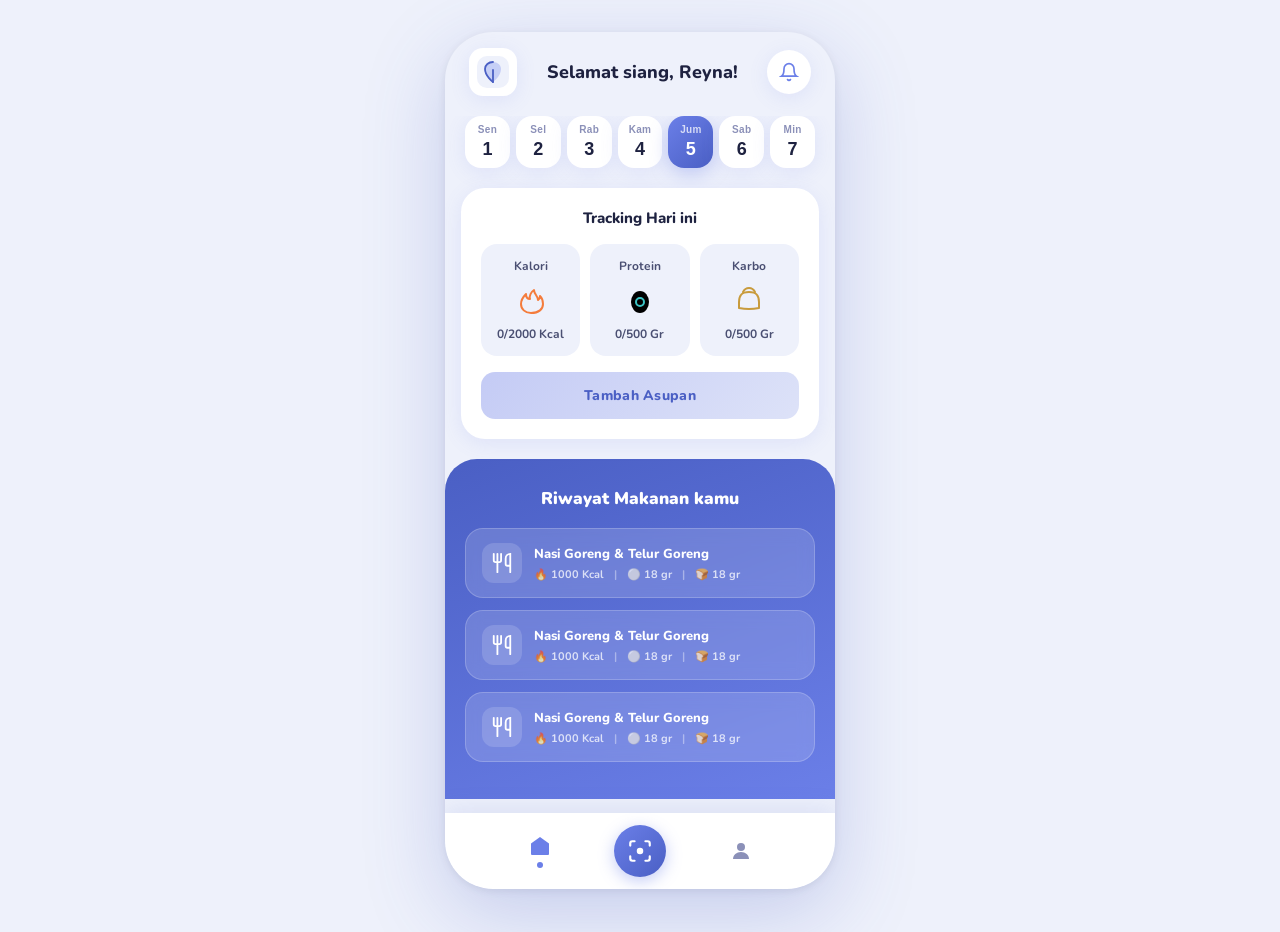
<file: index.html>
<!DOCTYPE html>
<html lang="id">
<head>
  <meta charset="UTF-8" />
  <meta name="viewport" content="width=device-width, initial-scale=1.0, maximum-scale=1.0" />
  <title>NutriTrack – Reyna</title>
  <link href="https://fonts.googleapis.com/css2?family=Nunito:wght@400;600;700;800;900&family=Poppins:wght@400;500;600;700&display=swap" rel="stylesheet" />
  <style>
    *, *::before, *::after { box-sizing: border-box; margin: 0; padding: 0; }

    :root {
      --bg: #eef1fb;
      --blue-main: #6b7fe8;
      --blue-dark: #4a5fc4;
      --blue-light: #c4cbf5;
      --blue-pale: #dde2f8;
      --white: #ffffff;
      --text-dark: #1e2240;
      --text-mid: #4a4f72;
      --text-light: #8b90b8;
      --orange: #f47c3c;
      --teal: #3cc4c4;
      --wheat: #c89b3c;
      --card-shadow: 0 4px 20px rgba(107,127,232,0.12);
      --card-shadow-hover: 0 8px 32px rgba(107,127,232,0.22);
    }

    html, body {
      height: 100%;
      background: var(--bg);
      font-family: 'Nunito', sans-serif;
      color: var(--text-dark);
    }

    .phone {
      width: 390px;
      min-height: 844px;
      margin: 32px auto;
      background: var(--bg);
      border-radius: 48px;
      box-shadow: 0 24px 80px rgba(74,95,196,0.25), 0 2px 8px rgba(0,0,0,0.08);
      overflow: hidden;
      position: relative;
      display: flex;
      flex-direction: column;
    }
    .scroll-area {
      flex: 1;
      overflow-y: auto;
      padding-bottom: 90px;
      scroll-behavior: smooth;
    }
    .scroll-area::-webkit-scrollbar { display: none; }

    .header {
      display: flex;
      align-items: center;
      justify-content: space-between;
      padding: 16px 24px 20px;
    }
    .logo-wrap {
      width: 48px; height: 48px;
      background: var(--white);
      border-radius: 14px;
      display: grid; place-items: center;
      box-shadow: var(--card-shadow);
    }
    .logo-wrap img { width: 32px; }
    .greeting { font-size: 18px; font-weight: 800; color: var(--text-dark); }
    .notif-btn {
      width: 44px; height: 44px;
      background: var(--white);
      border-radius: 50%;
      border: none; cursor: pointer;
      display: grid; place-items: center;
      box-shadow: var(--card-shadow);
      transition: transform .2s;
    }
    .notif-btn:hover { transform: scale(1.08); }
    .notif-btn svg { width: 20px; height: 20px; fill: var(--blue-main); }

    .week-row {
      display: flex;
      gap: 6px;
      padding: 0 20px 20px;
      overflow-x: auto;
    }
    .week-row::-webkit-scrollbar { display: none; }
    .day-btn {
      flex: 1;
      min-width: 44px;
      background: var(--white);
      border: none; cursor: pointer;
      border-radius: 16px;
      padding: 8px 0;
      display: flex; flex-direction: column;
      align-items: center; gap: 4px;
      box-shadow: var(--card-shadow);
      transition: background .2s, transform .15s;
    }
    .day-btn:hover { transform: translateY(-2px); }
    .day-btn.active {
      background: linear-gradient(135deg, var(--blue-main), var(--blue-dark));
      box-shadow: 0 6px 18px rgba(107,127,232,0.35);
    }
    .day-label { font-size: 10px; font-weight: 700; color: var(--text-light); letter-spacing: .3px; }
    .day-btn.active .day-label { color: rgba(255,255,255,.75); }
    .day-num { font-size: 18px; font-weight: 900; color: var(--text-dark); }
    .day-btn.active .day-num { color: var(--white); }

    .track-card {
      margin: 0 16px 20px;
      background: var(--white);
      border-radius: 24px;
      padding: 20px;
      box-shadow: var(--card-shadow);
      animation: fadeUp .5s ease both;
    }
    @keyframes fadeUp {
      from { opacity: 0; transform: translateY(16px); }
      to   { opacity: 1; transform: translateY(0); }
    }
    .track-title {
      text-align: center;
      font-size: 15px; font-weight: 800;
      color: var(--text-dark);
      margin-bottom: 16px;
    }
    .metrics-row {
      display: flex; gap: 10px;
      margin-bottom: 16px;
    }
    .metric-box {
      flex: 1;
      background: var(--bg);
      border-radius: 16px;
      padding: 14px 10px;
      display: flex; flex-direction: column;
      align-items: center; gap: 8px;
      transition: transform .2s;
    }
    .metric-box:hover { transform: translateY(-2px); }
    .metric-label { font-size: 12px; font-weight: 700; color: var(--text-mid); }
    .metric-icon { width: 36px; height: 36px; }
    .metric-val { font-size: 12px; font-weight: 700; color: var(--text-mid); }

    .icon-flame path { stroke: var(--orange); fill: none; stroke-width: 2; stroke-linecap: round; stroke-linejoin: round; }
    .icon-egg circle { stroke: var(--teal); fill: none; stroke-width: 2; }
    .icon-bread path { stroke: var(--wheat); fill: none; stroke-width: 2; stroke-linecap: round; stroke-linejoin: round; }

    .add-btn {
      width: 100%;
      background: linear-gradient(135deg, var(--blue-light), var(--blue-pale));
      border: none; cursor: pointer;
      border-radius: 14px;
      padding: 14px;
      font-family: 'Nunito', sans-serif;
      font-size: 14px; font-weight: 800;
      color: var(--blue-dark);
      letter-spacing: .3px;
      transition: filter .2s, transform .15s;
    }
    .add-btn:hover { filter: brightness(1.05); transform: translateY(-1px); }
    .add-btn:active { transform: scale(.98); }

    .history-section {
      background: linear-gradient(160deg, var(--blue-dark) 0%, var(--blue-main) 100%);
      border-radius: 32px 32px 0 0;
      padding: 28px 20px 20px;
      flex: 1;
      min-height: 340px;
    }
    .history-title {
      font-size: 17px; font-weight: 900;
      color: var(--white);
      margin-bottom: 18px;
      text-align: center;
    }

    .food-card {
      background: rgba(255,255,255,.15);
      backdrop-filter: blur(8px);
      border-radius: 18px;
      padding: 14px 16px;
      display: flex; align-items: center; gap: 12px;
      margin-bottom: 12px;
      cursor: pointer;
      border: 1px solid rgba(255,255,255,.2);
      transition: background .2s, transform .15s;
      animation: fadeUp .4s ease both;
    }
    .food-card:nth-child(2) { animation-delay: .05s; }
    .food-card:nth-child(3) { animation-delay: .1s; }
    .food-card:hover { background: rgba(255,255,255,.22); transform: translateX(3px); }

    .food-icon-wrap {
      width: 40px; height: 40px; flex-shrink: 0;
      background: rgba(255,255,255,.15);
      border-radius: 12px;
      display: grid; place-items: center;
    }
    .food-icon-wrap svg { width: 22px; height: 22px; }

    .food-info { flex: 1; }
    .food-name { font-size: 13px; font-weight: 800; color: var(--white); margin-bottom: 4px; }
    .food-meta {
      display: flex; gap: 10px; flex-wrap: wrap;
      font-size: 11px; font-weight: 700;
      color: rgba(255,255,255,.75);
      align-items: center;
    }
    .food-meta span { display: flex; align-items: center; gap: 3px; }
    .dot-sep { color: rgba(255,255,255,.4); }

    .bottom-nav {
      position: absolute;
      bottom: 0; left: 0; right: 0;
      height: 76px;
      background: var(--white);
      border-radius: 0 0 48px 48px;
      display: flex;
      align-items: center; justify-content: space-around;
      box-shadow: 0 -4px 24px rgba(74,95,196,0.12);
      padding: 0 20px;
    }
    .nav-item {
      flex: 1;
      display: flex; flex-direction: column;
      align-items: center; justify-content: center;
      gap: 4px;
      cursor: pointer;
      padding: 8px;
      border-radius: 16px;
      transition: background .2s;
      border: none;
      background: transparent;
    }
    .nav-item:hover { background: var(--blue-pale); }
    .nav-item svg { width: 24px; height: 24px; fill: var(--text-light); }
    .nav-item.active svg { fill: var(--blue-main); }
    .nav-dot {
      width: 6px; height: 6px;
      background: var(--blue-main);
      border-radius: 50%;
    }
    .nav-item:not(.active) .nav-dot { display: none; }

    .nav-center {
      width: 52px; height: 52px;
      background: linear-gradient(135deg, var(--blue-main), var(--blue-dark));
      border-radius: 50%;
      border: none;
      cursor: pointer;
      display: grid;
      place-items: center;
      box-shadow: 0 4px 16px rgba(107,127,232,.4);
      transition: transform .2s, box-shadow .2s;
    }
    .nav-center:hover { transform: scale(1.1); box-shadow: 0 6px 22px rgba(107,127,232,.5); }
    .nav-center svg { width: 26px; height: 26px; fill: white; }

    @media (max-width: 420px) {
      .phone { width: 100%; border-radius: 0; margin: 0; min-height: 100dvh; }
    }
  </style>
</head>
<body>

<div class="phone">
  <div class="scroll-area">

    <div class="header">
      <div class="logo-wrap">
        <svg width="32" height="32" viewBox="0 0 32 32" fill="none">
          <rect width="32" height="32" rx="10" fill="#eef1fb"/>
          <path d="M16 26 C16 26 8 20 8 13 C8 9.13 11.58 6 16 6 C20.42 6 24 9.13 24 13 C24 20 16 26 16 26Z" fill="#6b7fe8" opacity=".3"/>
          <path d="M16 26 C16 26 8 20 8 13 C8 9.13 11.58 6 16 6" stroke="#4a5fc4" stroke-width="1.8" stroke-linecap="round" fill="none"/>
          <line x1="16" y1="26" x2="16" y2="14" stroke="#4a5fc4" stroke-width="1.8" stroke-linecap="round"/>
        </svg>
      </div>
      <span class="greeting">Selamat siang, Reyna!</span>
      <button class="notif-btn" aria-label="Notifikasi">
        <svg viewBox="0 0 24 24"><path d="M18 8A6 6 0 0 0 6 8c0 7-3 9-3 9h18s-3-2-3-9M13.73 21a2 2 0 0 1-3.46 0" stroke="#6b7fe8" stroke-width="2" stroke-linecap="round" fill="none"/></svg>
      </button>
    </div>

    <div class="week-row">
      <button class="day-btn"><span class="day-label">Sen</span><span class="day-num">1</span></button>
      <button class="day-btn"><span class="day-label">Sel</span><span class="day-num">2</span></button>
      <button class="day-btn"><span class="day-label">Rab</span><span class="day-num">3</span></button>
      <button class="day-btn"><span class="day-label">Kam</span><span class="day-num">4</span></button>
      <button class="day-btn active"><span class="day-label">Jum</span><span class="day-num">5</span></button>
      <button class="day-btn"><span class="day-label">Sab</span><span class="day-num">6</span></button>
      <button class="day-btn"><span class="day-label">Min</span><span class="day-num">7</span></button>
    </div>

    <div class="track-card">
      <p class="track-title">Tracking Hari ini</p>
      <div class="metrics-row">

        <div class="metric-box">
          <span class="metric-label">Kalori</span>
          <svg class="metric-icon icon-flame" viewBox="0 0 36 36">
            <path d="M18 31c-6 0-10-4-10-9 0-4 2-7 5-10 0 4 2 5 4 5-1-3 1-7 4-9 0 4 4 6 4 10 2-1 2-4 2-4 2 2 3 5 3 8 0 5-4 9-12 9z"/>
          </svg>
          <span class="metric-val">0/2000 Kcal</span>
        </div>

        <div class="metric-box">
          <span class="metric-label">Protein</span>
          <svg class="metric-icon icon-egg" viewBox="0 0 36 36">
            <ellipse cx="18" cy="20" rx="9" ry="11"/>
            <circle cx="18" cy="20" r="4"/>
          </svg>
          <span class="metric-val">0/500 Gr</span>
        </div>

        <div class="metric-box">
          <span class="metric-label">Karbo</span>
          <svg class="metric-icon icon-bread" viewBox="0 0 36 36">
            <path d="M8 20 C8 14 10 10 18 10 C26 10 28 14 28 20 L28 26 Q18 28 8 26 Z"/>
            <path d="M12 10 Q14 6 18 6 Q22 6 24 10"/>
            <line x1="13" y1="18" x2="23" y2="18"/>
            <line x1="13" y1="22" x2="23" y2="22"/>
          </svg>
          <span class="metric-val">0/500 Gr</span>
        </div>

      </div>
      <button class="add-btn">Tambah Asupan</button>
    </div>

    <div class="history-section">
      <p class="history-title">Riwayat Makanan kamu</p>

      <div class="food-card">
        <div class="food-icon-wrap">
          <svg viewBox="0 0 24 24" fill="none" stroke="white" stroke-width="2" stroke-linecap="round">
            <path d="M3 2v7c0 1.1.9 2 2 2h4a2 2 0 0 0 2-2V2"/><path d="M7 2v20"/><path d="M21 15V2a5 5 0 0 0-5 5v6c0 1.1.9 2 2 2h3Zm0 0v7"/>
          </svg>
        </div>
        <div class="food-info">
          <p class="food-name">Nasi Goreng &amp; Telur Goreng</p>
          <div class="food-meta">
            <span>🔥 1000 Kcal</span>
            <span class="dot-sep">|</span>
            <span>⚪ 18 gr</span>
            <span class="dot-sep">|</span>
            <span>🍞 18 gr</span>
          </div>
        </div>
      </div>

      <div class="food-card">
        <div class="food-icon-wrap">
          <svg viewBox="0 0 24 24" fill="none" stroke="white" stroke-width="2" stroke-linecap="round">
            <path d="M3 2v7c0 1.1.9 2 2 2h4a2 2 0 0 0 2-2V2"/><path d="M7 2v20"/><path d="M21 15V2a5 5 0 0 0-5 5v6c0 1.1.9 2 2 2h3Zm0 0v7"/>
          </svg>
        </div>
        <div class="food-info">
          <p class="food-name">Nasi Goreng &amp; Telur Goreng</p>
          <div class="food-meta">
            <span>🔥 1000 Kcal</span>
            <span class="dot-sep">|</span>
            <span>⚪ 18 gr</span>
            <span class="dot-sep">|</span>
            <span>🍞 18 gr</span>
          </div>
        </div>
      </div>

      <div class="food-card">
        <div class="food-icon-wrap">
          <svg viewBox="0 0 24 24" fill="none" stroke="white" stroke-width="2" stroke-linecap="round">
            <path d="M3 2v7c0 1.1.9 2 2 2h4a2 2 0 0 0 2-2V2"/><path d="M7 2v20"/><path d="M21 15V2a5 5 0 0 0-5 5v6c0 1.1.9 2 2 2h3Zm0 0v7"/>
          </svg>
        </div>
        <div class="food-info">
          <p class="food-name">Nasi Goreng &amp; Telur Goreng</p>
          <div class="food-meta">
            <span>🔥 1000 Kcal</span>
            <span class="dot-sep">|</span>
            <span>⚪ 18 gr</span>
            <span class="dot-sep">|</span>
            <span>🍞 18 gr</span>
          </div>
        </div>
      </div>

    </div>

  </div>

  <nav class="bottom-nav">
    <button class="nav-item active" aria-label="Beranda">
      <svg viewBox="0 0 24 24"><path d="M3 9.5L12 3l9 6.5V20a1 1 0 0 1-1 1H4a1 1 0 0 1-1-1V9.5z"/></svg>
      <div class="nav-dot"></div>
    </button>
    
    <button class="nav-center" onclick="window.location.href='scan.html'" aria-label="Scan makanan">
      <svg viewBox="0 0 24 24">
        <path d="M3 7V5a2 2 0 0 1 2-2h2M17 3h2a2 2 0 0 1 2 2v2M21 17v2a2 2 0 0 1-2 2h-2M7 21H5a2 2 0 0 1-2-2v-2" stroke="white" stroke-width="2" stroke-linecap="round" fill="none"/>
        <circle cx="12" cy="12" r="3" fill="white"/>
      </svg>
    </button>
    
    <button class="nav-item" onclick="window.location.href='profile.html'" aria-label="Profil">
      <svg viewBox="0 0 24 24"><circle cx="12" cy="8" r="4"/><path d="M4 20c0-4 3.58-7 8-7s8 3 8 7"/></svg>
      <div class="nav-dot"></div>
    </button>
  </nav>

</div>

<script>
  document.querySelectorAll('.day-btn').forEach(btn => {
    btn.addEventListener('click', () => {
      document.querySelectorAll('.day-btn').forEach(b => b.classList.remove('active'));
      btn.classList.add('active');
    });
  });

  document.querySelector('.add-btn').addEventListener('click', () => {
    const btn = document.querySelector('.add-btn');
    btn.textContent = '✓ Ditambahkan!';
    btn.style.background = 'linear-gradient(135deg, #a8f0c6, #c6f5d8)';
    btn.style.color = '#1a7a4a';
    setTimeout(() => {
      btn.textContent = 'Tambah Asupan';
      btn.style.background = '';
      btn.style.color = '';
    }, 1500);
  });
</script>

</body>
</html>
</file>
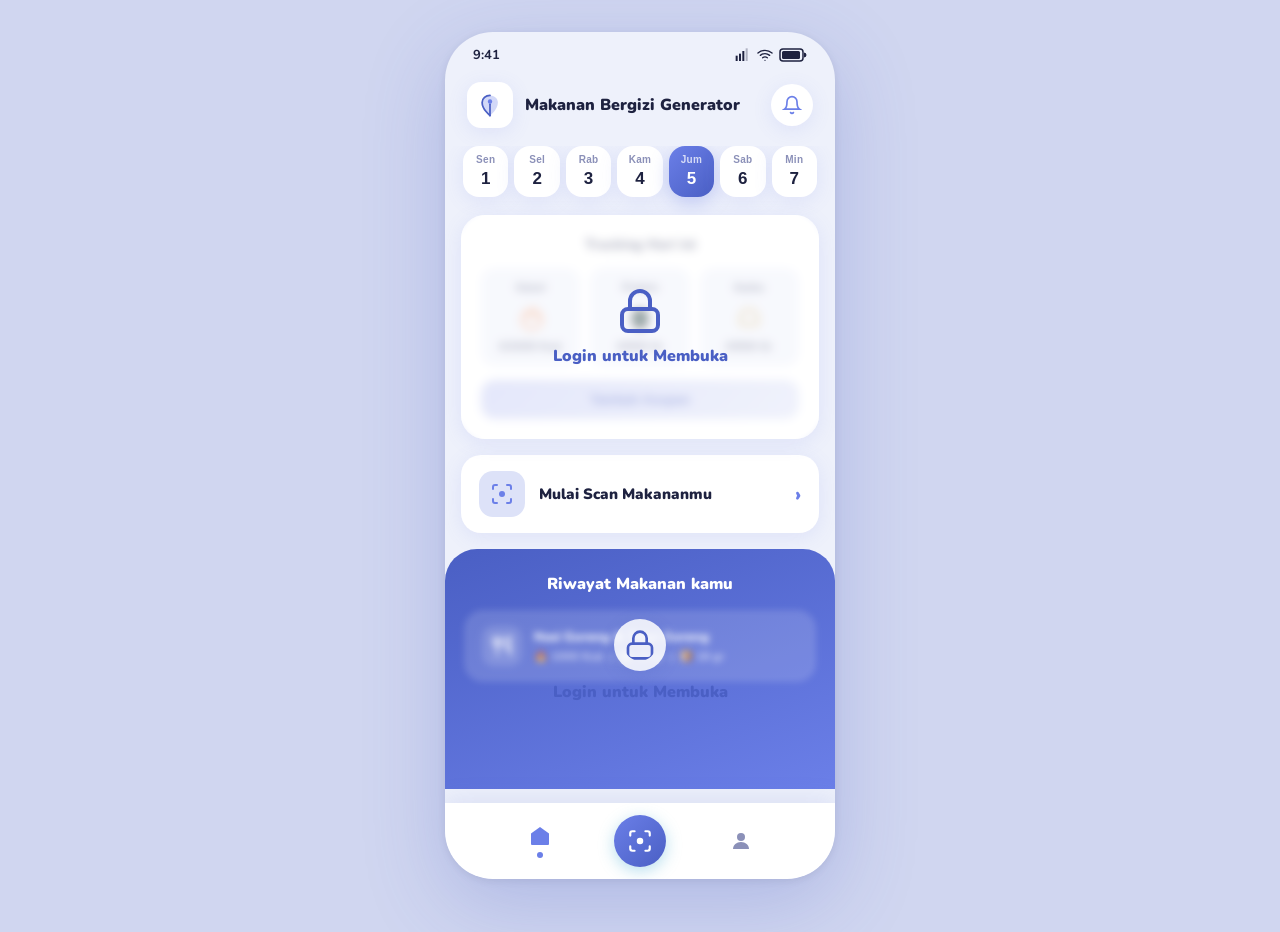
<file: home-nologin.html>
<!DOCTYPE html>
<html lang="id">
<head>
  <meta charset="UTF-8"/>
  <meta name="viewport" content="width=device-width, initial-scale=1.0, maximum-scale=1.0"/>
  <title>NutriTrack – Belum Login</title>
  <link href="https://fonts.googleapis.com/css2?family=Nunito:wght@400;600;700;800;900&display=swap" rel="stylesheet"/>
  <style>
    *, *::before, *::after { box-sizing: border-box; margin: 0; padding: 0; }

    :root {
      --bg: #eef1fb;
      --blue-main: #6b7fe8;
      --blue-dark: #4a5fc4;
      --blue-light: #c4cbf5;
      --blue-pale: #dde2f8;
      --white: #ffffff;
      --text-dark: #1e2240;
      --text-mid: #4a4f72;
      --text-light: #8b90b8;
      --orange: #f47c3c;
      --teal: #3cc4c4;
      --wheat: #c89b3c;
      --card-shadow: 0 4px 20px rgba(107,127,232,0.12);
    }

    html, body { height: 100%; background: #d0d6f0; font-family: 'Nunito', sans-serif; color: var(--text-dark); }

    /* ── Phone shell ── */
    .phone {
      width: 390px;
      min-height: 844px;
      margin: 32px auto;
      background: var(--bg);
      border-radius: 48px;
      box-shadow: 0 24px 80px rgba(74,95,196,0.25), 0 2px 8px rgba(0,0,0,0.08);
      overflow: hidden;
      position: relative;
      display: flex;
      flex-direction: column;
    }

    /* ── Status bar ── */
    .status-bar {
      display: flex; justify-content: space-between; align-items: center;
      padding: 14px 28px 6px;
      font-size: 13px; font-weight: 700; color: var(--text-dark);
    }
    .status-icons { display: flex; gap: 6px; align-items: center; }

    /* ── Scroll area ── */
    .scroll-area { flex: 1; overflow-y: auto; padding-bottom: 90px; }
    .scroll-area::-webkit-scrollbar { display: none; }

    /* ── Header ── */
    .header {
      display: flex; align-items: center; justify-content: space-between;
      padding: 12px 22px 18px;
    }
    .logo-wrap {
      width: 46px; height: 46px; background: var(--white);
      border-radius: 14px; display: grid; place-items: center;
      box-shadow: var(--card-shadow);
    }
    .app-title { font-size: 16px; font-weight: 900; color: var(--text-dark); flex: 1; margin-left: 12px; }
    .notif-btn {
      width: 42px; height: 42px; background: var(--white);
      border-radius: 50%; border: none; cursor: pointer;
      display: grid; place-items: center; box-shadow: var(--card-shadow);
      transition: transform .2s;
    }
    .notif-btn:hover { transform: scale(1.08); }

    /* ── Week selector ── */
    .week-row {
      display: flex; gap: 6px; padding: 0 18px 18px;
      overflow-x: auto;
    }
    .week-row::-webkit-scrollbar { display: none; }
    .day-btn {
      flex: 1; min-width: 42px; background: var(--white);
      border: none; cursor: pointer; border-radius: 16px;
      padding: 8px 0;
      display: flex; flex-direction: column; align-items: center; gap: 4px;
      box-shadow: var(--card-shadow); transition: background .2s, transform .15s;
    }
    .day-btn:hover { transform: translateY(-2px); }
    .day-btn.active {
      background: linear-gradient(135deg, var(--blue-main), var(--blue-dark));
      box-shadow: 0 6px 18px rgba(107,127,232,0.35);
    }
    .day-label { font-size: 10px; font-weight: 700; color: var(--text-light); letter-spacing: .3px; }
    .day-btn.active .day-label { color: rgba(255,255,255,.75); }
    .day-num { font-size: 17px; font-weight: 900; color: var(--text-dark); }
    .day-btn.active .day-num { color: var(--white); }

    /* ── Tracking card (locked) ── */
    .track-card {
      margin: 0 16px 16px;
      background: var(--white);
      border-radius: 24px;
      padding: 20px;
      box-shadow: var(--card-shadow);
      position: relative;
      overflow: hidden;
    }

    /* blurred content behind lock */
    .track-blur {
      filter: blur(4px);
      user-select: none;
      pointer-events: none;
    }
    .track-title { text-align: center; font-size: 14px; font-weight: 800; color: var(--text-mid); margin-bottom: 14px; }
    .metrics-row { display: flex; gap: 10px; margin-bottom: 14px; }
    .metric-box {
      flex: 1; background: var(--bg); border-radius: 14px;
      padding: 12px 8px; display: flex; flex-direction: column;
      align-items: center; gap: 6px;
    }
    .metric-label { font-size: 11px; font-weight: 700; color: var(--text-mid); }
    .metric-icon { width: 32px; height: 32px; }
    .metric-val { font-size: 11px; font-weight: 700; color: var(--text-mid); }
    .icon-flame path { stroke: var(--orange); fill: none; stroke-width: 2; stroke-linecap: round; }
    .icon-egg circle { stroke: var(--teal); fill: none; stroke-width: 2; }
    .icon-bread path { stroke: var(--wheat); fill: none; stroke-width: 2; stroke-linecap: round; }
    .add-btn-blur {
      width: 100%; background: linear-gradient(135deg, var(--blue-light), var(--blue-pale));
      border: none; border-radius: 14px; padding: 12px;
      font-size: 13px; font-weight: 800; color: var(--blue-dark);
    }

    /* lock overlay */
    .lock-overlay {
      position: absolute; inset: 0;
      background: rgba(255,255,255,0.55);
      backdrop-filter: blur(2px);
      border-radius: 24px;
      display: flex; flex-direction: column;
      align-items: center; justify-content: center;
      gap: 10px;
      cursor: pointer;
      transition: background .2s;
    }
    .lock-overlay:hover { background: rgba(255,255,255,.65); }
    .lock-icon { color: var(--blue-dark); }
    .lock-text {
      font-size: 16px; font-weight: 900;
      color: var(--blue-dark);
    }

    /* ── Scan CTA banner ── */
    .scan-banner {
      margin: 0 16px 16px;
      background: var(--white);
      border-radius: 20px;
      padding: 16px 18px;
      display: flex; align-items: center; gap: 14px;
      box-shadow: var(--card-shadow);
      cursor: pointer;
      transition: transform .2s, box-shadow .2s;
      text-decoration: none;
    }
    .scan-banner:hover { transform: translateY(-2px); box-shadow: 0 8px 28px rgba(107,127,232,.2); }
    .scan-icon-wrap {
      width: 46px; height: 46px; flex-shrink: 0;
      background: var(--blue-pale);
      border-radius: 14px; display: grid; place-items: center;
    }
    .scan-banner-text { flex: 1; font-size: 15px; font-weight: 900; color: var(--text-dark); }
    .scan-arrow { color: var(--blue-main); font-size: 20px; font-weight: 900; }

    /* ── History section (locked) ── */
    .history-section {
      background: linear-gradient(160deg, var(--blue-dark) 0%, var(--blue-main) 100%);
      border-radius: 32px 32px 0 0;
      padding: 24px 20px 20px;
      position: relative;
      min-height: 240px;
    }
    .history-title {
      font-size: 16px; font-weight: 900;
      color: var(--white); margin-bottom: 16px; text-align: center;
    }

    /* blurred food card */
    .food-card-blur {
      background: rgba(255,255,255,.15);
      border-radius: 18px; padding: 14px 16px;
      display: flex; align-items: center; gap: 12px;
      border: 1px solid rgba(255,255,255,.2);
      filter: blur(3.5px);
      user-select: none; pointer-events: none;
    }
    .food-icon-wrap {
      width: 40px; height: 40px; flex-shrink: 0;
      background: rgba(255,255,255,.15);
      border-radius: 12px; display: grid; place-items: center;
    }
    .food-name { font-size: 13px; font-weight: 800; color: var(--white); margin-bottom: 3px; }
    .food-meta { font-size: 11px; font-weight: 700; color: rgba(255,255,255,.75); }

    /* history lock overlay */
    .history-lock {
      position: absolute;
      top: 70px; left: 0; right: 0;
      display: flex; flex-direction: column;
      align-items: center; gap: 10px;
      pointer-events: none;
    }
    .history-lock-text {
      font-size: 16px; font-weight: 900;
      color: var(--blue-dark);
    }

    /* ── Bottom nav ── */
    .bottom-nav {
      position: absolute; bottom: 0; left: 0; right: 0;
      height: 76px;
      background: var(--white);
      border-radius: 0 0 48px 48px;
      display: flex; align-items: center; justify-content: space-around;
      box-shadow: 0 -4px 24px rgba(74,95,196,0.12);
      padding: 0 20px;
      z-index: 10;
    }
    .nav-item {
      flex: 1; display: flex; flex-direction: column;
      align-items: center; justify-content: center;
      gap: 4px; cursor: pointer; padding: 8px;
      border-radius: 16px; transition: background .2s;
      border: none; background: transparent;
    }
    .nav-item:hover { background: var(--blue-pale); }
    .nav-item svg { width: 24px; height: 24px; fill: var(--text-light); }
    .nav-item.active svg { fill: var(--blue-main); }
    .nav-dot { width: 6px; height: 6px; background: var(--blue-main); border-radius: 50%; }
    .nav-item:not(.active) .nav-dot { display: none; }

    .nav-center {
      width: 52px; height: 52px;
      background: linear-gradient(135deg, var(--blue-main), var(--blue-dark));
      border-radius: 50%; border: none; cursor: pointer;
      display: grid; place-items: center;
      box-shadow: 0 4px 16px rgba(74,175,212,.4);
      transition: transform .2s;
    }
    .nav-center:hover { transform: scale(1.1); }
    .nav-center svg { width: 26px; height: 26px; }

    /* login modal */
    .modal-overlay {
      position: absolute; inset: 0;
      background: rgba(30,34,64,0.45);
      backdrop-filter: blur(3px);
      z-index: 50;
      display: none;
      align-items: flex-end;
      border-radius: 48px;
      overflow: hidden;
    }
    .modal-overlay.open { display: flex; animation: fadeIn .25s ease; }
    @keyframes fadeIn { from { opacity: 0; } to { opacity: 1; } }

    .login-sheet {
      width: 100%;
      background: var(--white);
      border-radius: 32px 32px 48px 48px;
      padding: 28px 28px 40px;
      animation: slideUp .3s ease;
    }
    @keyframes slideUp { from { transform: translateY(60px); opacity: 0; } to { transform: translateY(0); opacity: 1; } }

    .login-sheet h2 { font-size: 20px; font-weight: 900; color: var(--text-dark); margin-bottom: 6px; }
    .login-sheet p { font-size: 13px; color: var(--text-light); margin-bottom: 22px; }

    .login-input {
      width: 100%; background: var(--bg);
      border: none; border-radius: 14px;
      padding: 13px 16px; margin-bottom: 12px;
      font-family: 'Nunito', sans-serif;
      font-size: 14px; color: var(--text-dark); outline: none;
    }
    .login-input:focus { box-shadow: 0 0 0 2px var(--blue-light); }

    .login-btn {
      width: 100%; padding: 14px;
      background: linear-gradient(135deg, var(--blue-main), var(--blue-dark));
      border: none; border-radius: 14px; cursor: pointer;
      font-family: 'Nunito', sans-serif;
      font-size: 15px; font-weight: 900; color: var(--white);
      box-shadow: 0 6px 20px rgba(107,127,232,.35);
      transition: filter .2s, transform .15s;
    }
    .login-btn:hover { filter: brightness(1.07); transform: translateY(-1px); }
    .close-btn {
      float: right; background: none; border: none;
      font-size: 22px; cursor: pointer; color: var(--text-light);
      line-height: 1;
    }

    @media (max-width: 420px) {
      .phone { width: 100%; border-radius: 0; margin: 0; min-height: 100dvh; }
    }
  </style>
</head>
<body>

<div class="phone">

  <!-- Status bar -->
  <div class="status-bar">
    <span>9:41</span>
    <div class="status-icons">
      <svg width="16" height="16" viewBox="0 0 24 24" fill="var(--text-dark)"><rect x="1" y="13" width="3" height="8"/><rect x="6" y="10" width="3" height="11"/><rect x="11" y="6" width="3" height="15"/><rect x="16" y="2" width="3" height="19" opacity=".3"/></svg>
      <svg width="16" height="16" viewBox="0 0 24 24"><path d="M5 12.55a11 11 0 0 1 14 0M1.42 9a16 16 0 0 1 21.16 0M8.53 16.11a6 6 0 0 1 6.95 0M12 20h.01" stroke="var(--text-dark)" stroke-width="2" stroke-linecap="round" fill="none"/></svg>
      <svg width="28" height="14" viewBox="0 0 28 14"><rect x="1" y="1" width="23" height="12" rx="3" stroke="var(--text-dark)" stroke-width="1.5" fill="none"/><rect x="3" y="3" width="18" height="8" rx="1.5" fill="var(--text-dark)"/><path d="M25 4.5v5a2 2 0 0 0 0-5z" fill="var(--text-dark)"/></svg>
    </div>
  </div>

  <div class="scroll-area">

    <!-- Header -->
    <div class="header">
      <div class="logo-wrap">
        <svg viewBox="0 0 32 32" fill="none" width="28" height="28">
          <path d="M16 28C16 28 7 21 7 13C7 8.58 11.13 5 16 5C20.87 5 25 8.58 25 13C25 21 16 28 16 28Z" fill="#6b7fe8" opacity=".3"/>
          <path d="M16 28C16 28 7 21 7 13C7 8.58 11.13 5 16 5" stroke="#4a5fc4" stroke-width="2" stroke-linecap="round" fill="none"/>
          <line x1="16" y1="28" x2="16" y2="15" stroke="#4a5fc4" stroke-width="2" stroke-linecap="round"/>
          <circle cx="16" cy="12" r="2.5" fill="#6b7fe8"/>
        </svg>
      </div>
      <span class="app-title">Makanan Bergizi Generator</span>
      <button class="notif-btn" onclick="openLogin()" aria-label="Login">
        <svg viewBox="0 0 24 24" width="20" height="20" fill="none" stroke="#6b7fe8" stroke-width="2" stroke-linecap="round">
          <path d="M18 8A6 6 0 0 0 6 8c0 7-3 9-3 9h18s-3-2-3-9"/>
          <path d="M13.73 21a2 2 0 0 1-3.46 0"/>
        </svg>
      </button>
    </div>

    <!-- Week selector -->
    <div class="week-row">
      <button class="day-btn"><span class="day-label">Sen</span><span class="day-num">1</span></button>
      <button class="day-btn"><span class="day-label">Sel</span><span class="day-num">2</span></button>
      <button class="day-btn"><span class="day-label">Rab</span><span class="day-num">3</span></button>
      <button class="day-btn"><span class="day-label">Kam</span><span class="day-num">4</span></button>
      <button class="day-btn active"><span class="day-label">Jum</span><span class="day-num">5</span></button>
      <button class="day-btn"><span class="day-label">Sab</span><span class="day-num">6</span></button>
      <button class="day-btn"><span class="day-label">Min</span><span class="day-num">7</span></button>
    </div>

    <!-- Tracking card LOCKED -->
    <div class="track-card">
      <!-- blurred bg content -->
      <div class="track-blur">
        <p class="track-title">Tracking Hari ini</p>
        <div class="metrics-row">
          <div class="metric-box">
            <span class="metric-label">Kalori</span>
            <svg class="metric-icon icon-flame" viewBox="0 0 36 36"><path d="M18 31c-6 0-10-4-10-9 0-4 2-7 5-10 0 4 2 5 4 5-1-3 1-7 4-9 0 4 4 6 4 10 2-1 2-4 2-4 2 2 3 5 3 8 0 5-4 9-12 9z"/></svg>
            <span class="metric-val">0/2000 Kcal</span>
          </div>
          <div class="metric-box">
            <span class="metric-label">Protein</span>
            <svg class="metric-icon icon-egg" viewBox="0 0 36 36"><ellipse cx="18" cy="20" rx="9" ry="11"/><circle cx="18" cy="20" r="4"/></svg>
            <span class="metric-val">0/500 Gr</span>
          </div>
          <div class="metric-box">
            <span class="metric-label">Karbo</span>
            <svg class="metric-icon icon-bread" viewBox="0 0 36 36"><path d="M8 20 C8 14 10 10 18 10 C26 10 28 14 28 20 L28 26 Q18 28 8 26 Z"/><line x1="13" y1="18" x2="23" y2="18"/><line x1="13" y1="22" x2="23" y2="22"/></svg>
            <span class="metric-val">0/500 Gr</span>
          </div>
        </div>
        <button class="add-btn-blur">Tambah Asupan</button>
      </div>

      <!-- lock overlay -->
      <div class="lock-overlay" onclick="" role="button" tabindex="0">
        <svg class="lock-icon" width="48" height="48" viewBox="0 0 24 24" fill="none" stroke="#4a5fc4" stroke-width="2" stroke-linecap="round" stroke-linejoin="round">
          <rect x="3" y="11" width="18" height="11" rx="3"/>
          <path d="M7 11V7a5 5 0 0 1 10 0v4"/>
        </svg>
        <span class="lock-text">Login untuk Membuka</span>
      </div>
    </div>

    <!-- Scan CTA -->
    <a class="scan-banner" href="scan.html">
      <div class="scan-icon-wrap">
        <svg width="24" height="24" viewBox="0 0 24 24" fill="none" stroke="#6b7fe8" stroke-width="2" stroke-linecap="round" stroke-linejoin="round">
          <path d="M3 7V5a2 2 0 0 1 2-2h2M17 3h2a2 2 0 0 1 2 2v2M21 17v2a2 2 0 0 1-2 2h-2M7 21H5a2 2 0 0 1-2-2v-2"/>
          <circle cx="12" cy="12" r="3" fill="#6b7fe8" stroke="none"/>
        </svg>
      </div>
      <span class="scan-banner-text">Mulai Scan Makananmu</span>
      <span class="scan-arrow">›</span>
    </a>

    <!-- History LOCKED -->
    <div class="history-section">
      <p class="history-title">Riwayat Makanan kamu</p>

      <!-- blurred card -->
      <div class="food-card-blur">
        <div class="food-icon-wrap">
          <svg viewBox="0 0 24 24" width="22" height="22" fill="none" stroke="white" stroke-width="2" stroke-linecap="round">
            <path d="M3 2v7c0 1.1.9 2 2 2h4a2 2 0 0 0 2-2V2"/><path d="M7 2v20"/>
            <path d="M21 15V2a5 5 0 0 0-5 5v6c0 1.1.9 2 2 2h3Zm0 0v7"/>
          </svg>
        </div>
        <div>
          <p class="food-name">Nasi Goreng &amp; Telur Goreng</p>
          <p class="food-meta">🔥 1000 Kcal &nbsp;|&nbsp; ⚪ 18 gr &nbsp;|&nbsp; 🍞 18 gr</p>
        </div>
      </div>

      <!-- history lock -->
      <div class="history-lock">
        <svg width="52" height="52" viewBox="0 0 24 24" fill="none" stroke="#4a5fc4" stroke-width="2" stroke-linecap="round" stroke-linejoin="round" style="background:rgba(255,255,255,.85);border-radius:50%;padding:10px;box-shadow:0 4px 16px rgba(74,95,196,.2)">
          <rect x="3" y="11" width="18" height="11" rx="3"/>
          <path d="M7 11V7a5 5 0 0 1 10 0v4"/>
        </svg>
        <span class="history-lock-text">Login untuk Membuka</span>
      </div>
    </div>

  </div><!-- /scroll-area -->

  <!-- Bottom nav -->
  <nav class="bottom-nav">
    <button class="nav-item active" aria-label="Home">
      <svg viewBox="0 0 24 24"><path d="M3 9.5L12 3l9 6.5V20a1 1 0 0 1-1 1H4a1 1 0 0 1-1-1V9.5z"/></svg>
      <div class="nav-dot"></div>
    </button>

    <button class="nav-center" onclick="window.location.href='scan.html'" aria-label="Scan makanan">
      <svg viewBox="0 0 24 24">
        <path d="M3 7V5a2 2 0 0 1 2-2h2M17 3h2a2 2 0 0 1 2 2v2M21 17v2a2 2 0 0 1-2 2h-2M7 21H5a2 2 0 0 1-2-2v-2" stroke="white" stroke-width="2" stroke-linecap="round" fill="none"/>
        <circle cx="12" cy="12" r="3" fill="white"/>
      </svg>
    </button>

    <button class="nav-item" onclick="openLogin()" aria-label="Profil">
      <svg viewBox="0 0 24 24"><circle cx="12" cy="8" r="4"/><path d="M4 20c0-4 3.58-7 8-7s8 3 8 7"/></svg>
    </button>
  </nav>

  <!-- Login modal -->
  <div class="modal-overlay" id="modal" onclick="closeOnBackdrop(event)">
    <div class="login-sheet">
      <button class="close-btn" onclick="closeLogin()">×</button>
      <h2>Selamat datang! 👋</h2>
      <p>Login untuk akses tracking & riwayat makananmu.</p>
      <input class="login-input" type="email" placeholder="Email kamu"/>
      <input class="login-input" type="password" placeholder="Password"/>
      <button class="login-btn" onclick="doLogin()">Masuk</button>
    </div>
  </div>

</div><!-- /phone -->

<script>
  // Week day selector
  document.querySelectorAll('.day-btn').forEach(btn => {
    btn.addEventListener('click', () => {
      document.querySelectorAll('.day-btn').forEach(b => b.classList.remove('active'));
      btn.classList.add('active');
    });
  });

</script>

</body>
</html>
</file>
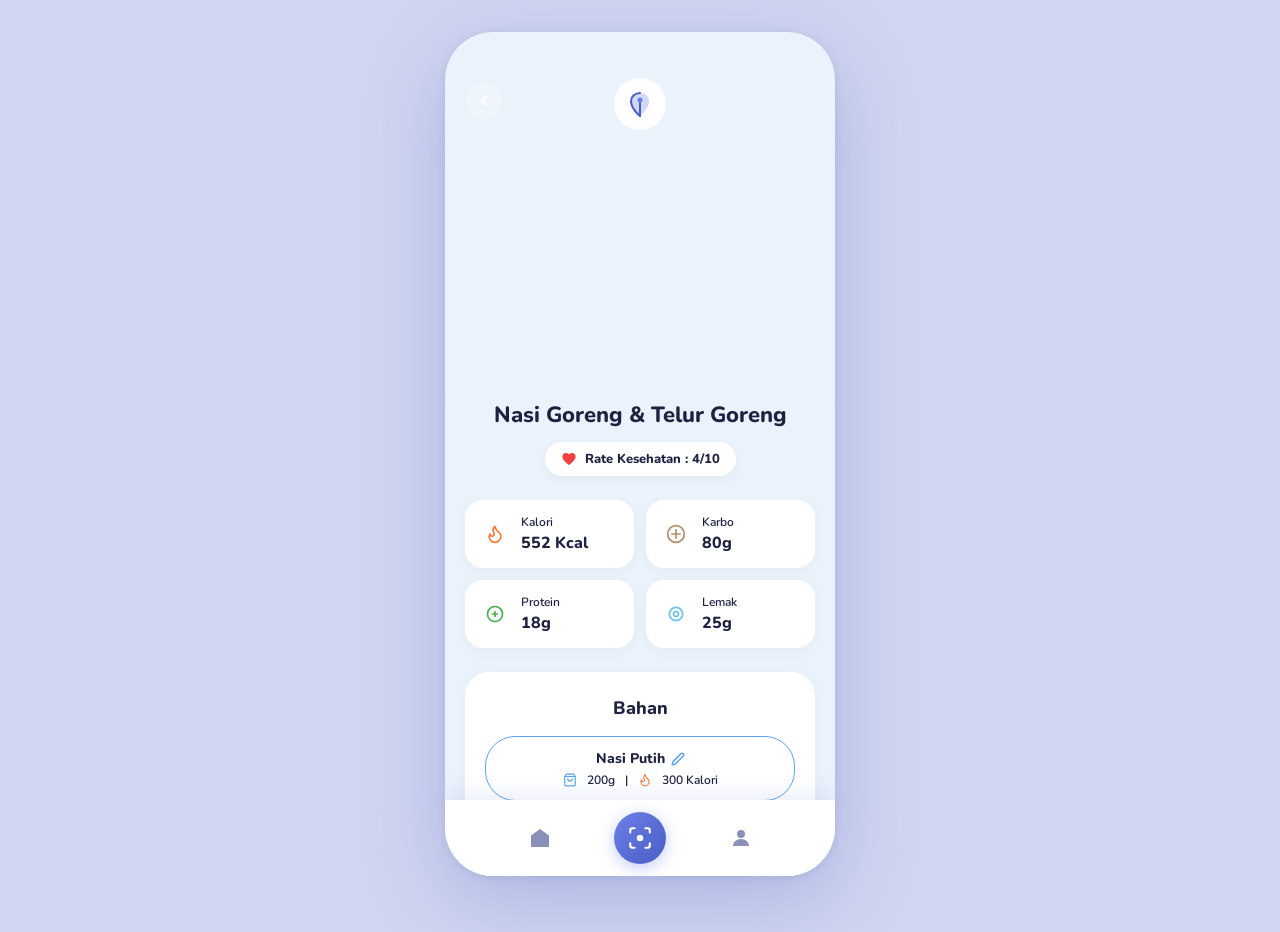
<file: output.html>
<!DOCTYPE html>
<html lang="id">
<head>
  <meta charset="UTF-8"/>
  <meta name="viewport" content="width=device-width, initial-scale=1.0, maximum-scale=1.0"/>
  <title>NutriTrack – Hasil Gizi</title>
  <link href="https://fonts.googleapis.com/css2?family=Nunito:wght@400;600;700;800;900&family=Poppins:wght@400;500;600;700&display=swap" rel="stylesheet"/>
  <style>
    *, *::before, *::after { box-sizing: border-box; margin: 0; padding: 0; }

    :root {
      --bg: #eef1fb;
      --blue-main: #6b7fe8;
      --blue-dark: #4a5fc4;
      --blue-light: #c4cbf5;
      --blue-pale: #dde2f8;
      --white: #ffffff;
      --text-dark: #1e2240;
      --text-mid: #4a4f72;
      --text-light: #8b90b8;
      --orange: #f47c3c;
      --result-bg: #eaf2fb;
      --border-blue: #5ba3eb;
    }

    html, body { 
      height: 100%; 
      background: #d0d6f0; 
      font-family: 'Nunito', sans-serif; 
    }

    .phone {
      width: 390px;
      height: 844px; /* Fixed height untuk mockup */
      margin: 32px auto;
      background: var(--result-bg);
      border-radius: 48px;
      box-shadow: 0 24px 80px rgba(74,95,196,0.28), 0 2px 8px rgba(0,0,0,0.08);
      overflow: hidden;
      position: relative;
      display: flex;
      flex-direction: column;
    }

    .back-btn-ui {
      position: absolute; left: 20px; top: 50px;
      width: 38px; height: 38px; background: rgba(255,255,255,.25);
      backdrop-filter: blur(4px);
      border: none; border-radius: 50%; cursor: pointer; display: grid; place-items: center;
      transition: background .2s; z-index: 50;
    }
    .back-btn-ui:hover { background: rgba(255,255,255,.4); }
    .back-btn-ui svg { width: 18px; height: 18px; stroke: white; fill: none; stroke-width: 2.5; stroke-linecap: round; }

    .cam-logo {
      position: absolute; top: 46px; left: 50%; transform: translateX(-50%);
      width: 52px; height: 52px;
      background: white; border-radius: 50%;
      display: grid; place-items: center;
      z-index: 50;
    }
    .cam-logo svg { width: 32px; height: 32px; }

    /* ── Header Image ── */
    .res-header-img {
      width: 100%; height: 380px; position: relative; flex-shrink: 0;
      background: url('https://images.unsplash.com/photo-1512058564366-18510be2db19?w=800&q=80') center/cover no-repeat;
    }

    /* ── Scrollable Content Area ── */
    .scroll-area {
      flex: 1;
      overflow-y: auto;
      overflow-x: hidden;
      padding-bottom: 90px; /* Space for bottom nav */
    }
    .scroll-area::-webkit-scrollbar { display: none; }
    
    .res-sheet {
      background: var(--result-bg); border-radius: 36px 36px 0 0;
      margin-top: -36px; position: relative; z-index: 2;
      padding: 24px 20px 40px; display: flex; flex-direction: column; align-items: center;
      min-height: calc(100% - 344px); /* Fills remaining space */
    }

    .res-title {
      font-size: 22px; font-weight: 800; color: var(--text-dark);
      margin-bottom: 12px; text-align: center;
    }
    
    .res-badge {
      background: var(--white); padding: 8px 16px; border-radius: 50px;
      font-size: 13px; font-weight: 800; color: var(--text-dark);
      display: inline-flex; align-items: center; gap: 8px;
      box-shadow: 0 4px 12px rgba(0,0,0,0.04); margin-bottom: 24px;
    }
    .res-badge svg { width: 16px; height: 16px; fill: #f04040; }

    /* ── Nutrition Grid ── */
    .res-nutrition-grid {
      display: grid; grid-template-columns: 1fr 1fr; gap: 12px; width: 100%;
      margin-bottom: 24px;
    }
    .res-nut-item {
      background: var(--white); border-radius: 18px; padding: 14px 16px;
      display: flex; align-items: center; gap: 12px;
      box-shadow: 0 4px 15px rgba(0,0,0,0.03);
    }
    .nut-icon { width: 28px; height: 28px; display: grid; place-items: center; }
    .nut-icon svg { width: 20px; height: 20px; }
    .nut-text { display: flex; flex-direction: column; }
    .nut-label { font-size: 12px; color: var(--text-dark); font-weight: 600; }
    .nut-value { font-size: 16px; font-weight: 800; color: var(--text-dark); margin-top: 2px; }

    /* ── Ingredients List ── */
    .res-bahan-card {
      background: var(--white); border-radius: 24px; padding: 24px 20px;
      width: 100%; box-shadow: 0 4px 20px rgba(0,0,0,0.03);
      display: flex; flex-direction: column; gap: 16px;
    }
    .res-bahan-title { font-size: 18px; font-weight: 800; text-align: center; color: var(--text-dark); }
    
    .bahan-item {
      border: 1.5px solid var(--border-blue); border-radius: 30px;
      padding: 12px 20px; display: flex; flex-direction: column; align-items: center; gap: 4px;
    }
    .bahan-item.empty { height: 40px; } /* Empty pill at the bottom */

    .bahan-top { display: flex; align-items: center; gap: 6px; font-size: 14px; font-weight: 800; color: var(--text-dark); }
    .bahan-top svg { width: 14px; height: 14px; stroke: var(--border-blue); stroke-width: 2.5; fill: none; stroke-linecap: round; stroke-linejoin: round; }
    
    .bahan-bot { display: flex; align-items: center; gap: 10px; font-size: 12px; color: var(--text-dark); font-weight: 600; }
    .bahan-bot svg { width: 14px; height: 14px; stroke: var(--border-blue); stroke-width: 2; fill: none; stroke-linecap: round; }
    .bahan-bot .fire-icon { stroke: var(--orange); }

    /* ── Bottom Nav ── */
    .bottom-nav {
      position: absolute; bottom: 0; left: 0; right: 0; height: 76px;
      background: var(--white); border-radius: 0 0 48px 48px;
      display: flex; align-items: center; justify-content: space-around;
      box-shadow: 0 -4px 24px rgba(74,95,196,0.12); padding: 0 20px; z-index: 30;
    }
    .nav-item {
      flex: 1; display: flex; flex-direction: column; align-items: center; justify-content: center;
      gap: 4px; cursor: pointer; padding: 8px; border-radius: 16px; transition: background .2s;
      border: none; background: transparent;
    }
    .nav-item:hover { background: var(--blue-pale); }
    .nav-item svg { width: 24px; height: 24px; fill: var(--text-light); }
    
    .nav-center {
      width: 52px; height: 52px; background: linear-gradient(135deg, var(--blue-main), var(--blue-dark));
      border-radius: 50%; border: none; cursor: pointer; display: grid; place-items: center;
      box-shadow: 0 4px 16px rgba(107,127,232,.4); transition: transform .2s, box-shadow .2s;
    }
    .nav-center:hover { transform: scale(1.1); box-shadow: 0 6px 22px rgba(107,127,232,.5); }
    .nav-center svg { width: 26px; height: 26px; fill: white; }

    @media (max-width: 420px) { .phone { width: 100%; border-radius: 0; margin: 0; height: 100dvh; } }
  </style>
</head>
<body>

<div class="phone">
  <button class="back-btn-ui" onclick="window.history.back()" aria-label="Kembali">
    <svg viewBox="0 0 24 24"><polyline points="15 18 9 12 15 6"/></svg>
  </button>
  
  <div class="cam-logo">
    <svg viewBox="0 0 32 32" fill="none">
      <path d="M16 28C16 28 7 21 7 13C7 8.58 11.13 5 16 5C20.87 5 25 8.58 25 13C25 21 16 28 16 28Z" fill="#6b7fe8" opacity=".3"/>
      <path d="M16 28C16 28 7 21 7 13C7 8.58 11.13 5 16 5" stroke="#4a5fc4" stroke-width="2" stroke-linecap="round" fill="none"/>
      <line x1="16" y1="28" x2="16" y2="15" stroke="#4a5fc4" stroke-width="2" stroke-linecap="round"/>
      <circle cx="16" cy="12" r="2.5" fill="#6b7fe8"/>
    </svg>
  </div>

  <div class="scroll-area">
    
    <div class="res-header-img"></div>

    <div class="res-sheet">
      <div class="res-title">Nasi Goreng & Telur Goreng</div>
      
      <div class="res-badge">
        <svg viewBox="0 0 24 24"><path d="M12 21.35l-1.45-1.32C5.4 15.36 2 12.28 2 8.5 2 5.42 4.42 3 7.5 3c1.74 0 3.41.81 4.5 2.09C13.09 3.81 14.76 3 16.5 3 19.58 3 22 5.42 22 8.5c0 3.78-3.4 6.86-8.55 11.54L12 21.35z"/></svg>
        Rate Kesehatan : 4/10
      </div>

      <div class="res-nutrition-grid">
        <div class="res-nut-item">
          <div class="nut-icon">
            <svg viewBox="0 0 24 24" fill="none" stroke="#f47c3c" stroke-width="2" stroke-linecap="round" stroke-linejoin="round"><path d="M8.5 14.5A2.5 2.5 0 0011 12c0-1.38-.5-2-1-3-1.072-2.143-.224-4.054 2-6 .5 2.5 2 4.9 4 6.5 2 1.6 3 3.5 3 5.5a7 7 0 11-14 0c0-1.153.433-2.294 1-3a2.5 2.5 0 002.5 2.5z"/></svg>
          </div>
          <div class="nut-text">
            <span class="nut-label">Kalori</span>
            <span class="nut-value">552 Kcal</span>
          </div>
        </div>
        <div class="res-nut-item">
          <div class="nut-icon">
            <svg viewBox="0 0 24 24" fill="none" stroke="#b48c68" stroke-width="2" stroke-linecap="round" stroke-linejoin="round"><path d="M12 22c5.523 0 10-4.477 10-10S17.523 2 12 2 2 6.477 2 12s4.477 10 10 10z"/><path d="M7 12h10 M12 7v10"/></svg>
          </div>
          <div class="nut-text">
            <span class="nut-label">Karbo</span>
            <span class="nut-value">80g</span>
          </div>
        </div>
        <div class="res-nut-item">
          <div class="nut-icon">
            <svg viewBox="0 0 24 24" fill="none" stroke="#4cae50" stroke-width="2" stroke-linecap="round" stroke-linejoin="round"><circle cx="12" cy="12" r="9"/><path d="M9 12h6 M12 9v6"/></svg>
          </div>
          <div class="nut-text">
            <span class="nut-label">Protein</span>
            <span class="nut-value">18g</span>
          </div>
        </div>
        <div class="res-nut-item">
          <div class="nut-icon">
            <svg viewBox="0 0 24 24" fill="none" stroke="#6bc4e8" stroke-width="2" stroke-linecap="round" stroke-linejoin="round"><circle cx="12" cy="12" r="8"/><circle cx="12" cy="12" r="3"/></svg>
          </div>
          <div class="nut-text">
            <span class="nut-label">Lemak</span>
            <span class="nut-value">25g</span>
          </div>
        </div>
      </div>

      <div class="res-bahan-card">
        <div class="res-bahan-title">Bahan</div>
        
        <div class="bahan-item">
          <div class="bahan-top">
            Nasi Putih <svg viewBox="0 0 24 24"><path d="M17 3a2.828 2.828 0 1 1 4 4L7.5 20.5 2 22l1.5-5.5L17 3z"/></svg>
          </div>
          <div class="bahan-bot">
            <svg viewBox="0 0 24 24"><path d="M6 2L3 6v14a2 2 0 0 0 2 2h14a2 2 0 0 0 2-2V6l-3-4z"/><line x1="3" y1="6" x2="21" y2="6"/><path d="M16 10a4 4 0 0 1-8 0"/></svg>
            200g
            <span>|</span>
            <svg class="fire-icon" viewBox="0 0 24 24"><path d="M8.5 14.5A2.5 2.5 0 0011 12c0-1.38-.5-2-1-3-1.072-2.143-.224-4.054 2-6 .5 2.5 2 4.9 4 6.5 2 1.6 3 3.5 3 5.5a7 7 0 11-14 0c0-1.153.433-2.294 1-3a2.5 2.5 0 002.5 2.5z"/></svg>
            300 Kalori
          </div>
        </div>
        <div class="bahan-item">
          <div class="bahan-top">
            Nasi Putih <svg viewBox="0 0 24 24"><path d="M17 3a2.828 2.828 0 1 1 4 4L7.5 20.5 2 22l1.5-5.5L17 3z"/></svg>
          </div>
          <div class="bahan-bot">
            <svg viewBox="0 0 24 24"><path d="M6 2L3 6v14a2 2 0 0 0 2 2h14a2 2 0 0 0 2-2V6l-3-4z"/><line x1="3" y1="6" x2="21" y2="6"/><path d="M16 10a4 4 0 0 1-8 0"/></svg>
            200g
            <span>|</span>
            <svg class="fire-icon" viewBox="0 0 24 24"><path d="M8.5 14.5A2.5 2.5 0 0011 12c0-1.38-.5-2-1-3-1.072-2.143-.224-4.054 2-6 .5 2.5 2 4.9 4 6.5 2 1.6 3 3.5 3 5.5a7 7 0 11-14 0c0-1.153.433-2.294 1-3a2.5 2.5 0 002.5 2.5z"/></svg>
            300 Kalori
          </div>
        </div>
        <div class="bahan-item">
          <div class="bahan-top">
            Nasi Putih <svg viewBox="0 0 24 24"><path d="M17 3a2.828 2.828 0 1 1 4 4L7.5 20.5 2 22l1.5-5.5L17 3z"/></svg>
          </div>
          <div class="bahan-bot">
            <svg viewBox="0 0 24 24"><path d="M6 2L3 6v14a2 2 0 0 0 2 2h14a2 2 0 0 0 2-2V6l-3-4z"/><line x1="3" y1="6" x2="21" y2="6"/><path d="M16 10a4 4 0 0 1-8 0"/></svg>
            200g
            <span>|</span>
            <svg class="fire-icon" viewBox="0 0 24 24"><path d="M8.5 14.5A2.5 2.5 0 0011 12c0-1.38-.5-2-1-3-1.072-2.143-.224-4.054 2-6 .5 2.5 2 4.9 4 6.5 2 1.6 3 3.5 3 5.5a7 7 0 11-14 0c0-1.153.433-2.294 1-3a2.5 2.5 0 002.5 2.5z"/></svg>
            300 Kalori
          </div>
        </div>
        <div class="bahan-item">
          <div class="bahan-top">
            Nasi Putih <svg viewBox="0 0 24 24"><path d="M17 3a2.828 2.828 0 1 1 4 4L7.5 20.5 2 22l1.5-5.5L17 3z"/></svg>
          </div>
          <div class="bahan-bot">
            <svg viewBox="0 0 24 24"><path d="M6 2L3 6v14a2 2 0 0 0 2 2h14a2 2 0 0 0 2-2V6l-3-4z"/><line x1="3" y1="6" x2="21" y2="6"/><path d="M16 10a4 4 0 0 1-8 0"/></svg>
            200g
            <span>|</span>
            <svg class="fire-icon" viewBox="0 0 24 24"><path d="M8.5 14.5A2.5 2.5 0 0011 12c0-1.38-.5-2-1-3-1.072-2.143-.224-4.054 2-6 .5 2.5 2 4.9 4 6.5 2 1.6 3 3.5 3 5.5a7 7 0 11-14 0c0-1.153.433-2.294 1-3a2.5 2.5 0 002.5 2.5z"/></svg>
            300 Kalori
          </div>
        </div>
        
        <div class="bahan-item empty"></div>
      </div>
    </div>
  </div>

  <nav class="bottom-nav">
    <button class="nav-item" onclick="window.location.href='index.html'" aria-label="Beranda">
      <svg viewBox="0 0 24 24"><path d="M3 9.5L12 3l9 6.5V20a1 1 0 0 1-1 1H4a1 1 0 0 1-1-1V9.5z"/></svg>
    </button>
    
    <button class="nav-center active" onclick="window.location.href='scan.html'" aria-label="Scan makanan">
      <svg viewBox="0 0 24 24"><path d="M3 7V5a2 2 0 0 1 2-2h2M17 3h2a2 2 0 0 1 2 2v2M21 17v2a2 2 0 0 1-2 2h-2M7 21H5a2 2 0 0 1-2-2v-2" stroke="white" stroke-width="2" stroke-linecap="round" fill="none"/><circle cx="12" cy="12" r="3" fill="white"/></svg>
    </button>
    
    <button class="nav-item" onclick="window.location.href='profile.html'" aria-label="Profil">
      <svg viewBox="0 0 24 24"><circle cx="12" cy="8" r="4"/><path d="M4 20c0-4 3.58-7 8-7s8 3 8 7"/></svg>
    </button>
  </nav>

</div>

</body>
</html>
</file>
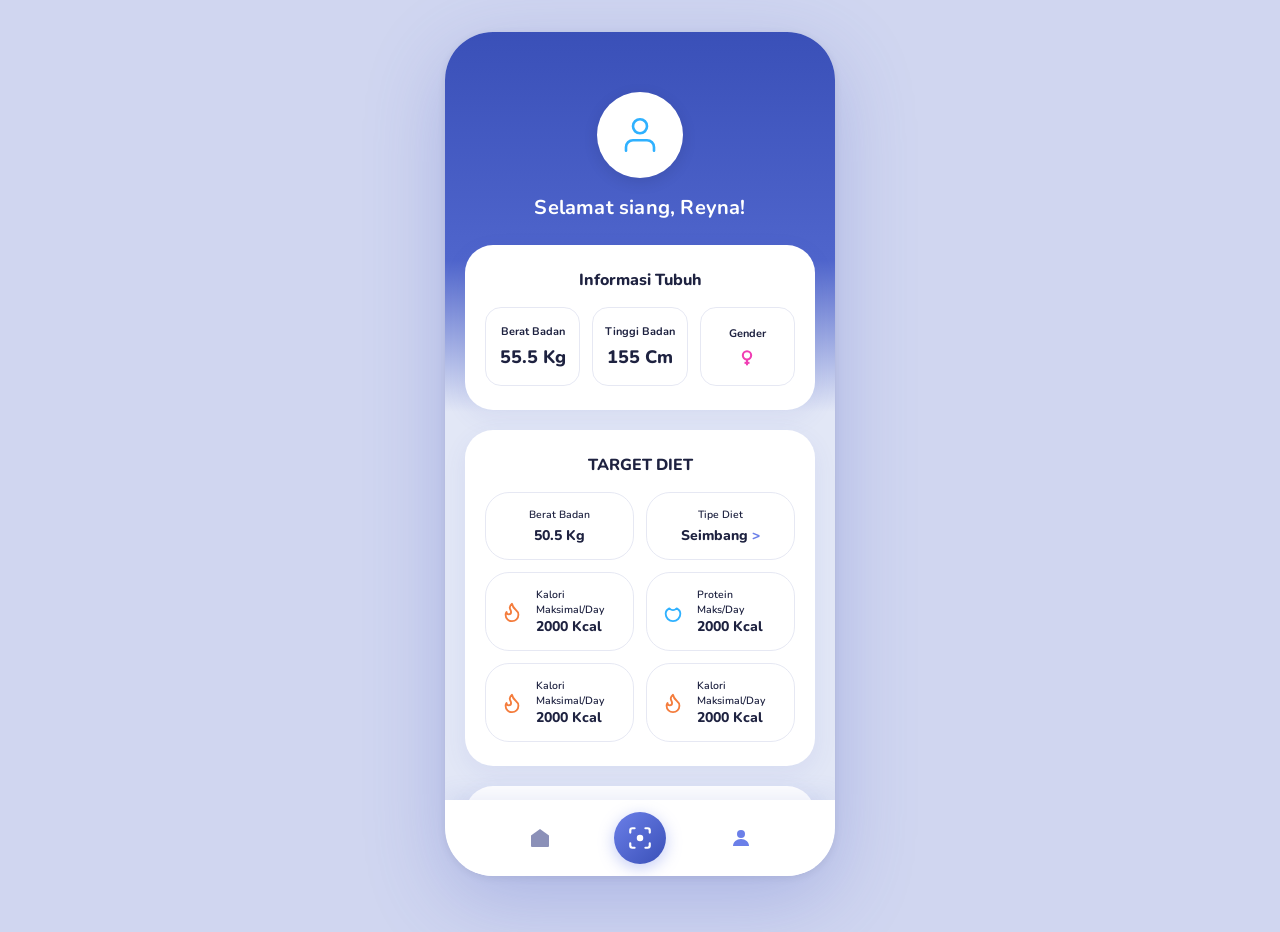
<file: profile.html>
<!DOCTYPE html>
<html lang="id">
<head>
  <meta charset="UTF-8"/>
  <meta name="viewport" content="width=device-width, initial-scale=1.0, maximum-scale=1.0"/>
  <title>NutriTrack – Profile</title>
  <link href="https://fonts.googleapis.com/css2?family=Nunito:wght@400;600;700;800;900&family=Poppins:wght@400;500;600;700&display=swap" rel="stylesheet"/>
  <style>
    *, *::before, *::after { box-sizing: border-box; margin: 0; padding: 0; }

    :root {
      --bg: #e2e7f6;
      --blue-main: #6b7fe8;
      --blue-dark: #3a50b8;
      --blue-light: #c4cbf5;
      --white: #ffffff;
      --text-dark: #1e2240;
      --text-mid: #4a4f72;
      --text-light: #8b90b8;
      --orange: #f47c3c;
      --pink: #f03eb4;
      --border-color: #dcdfeeb3;
    }

    html, body { 
      height: 100%; 
      background: #d0d6f0; 
      font-family: 'Nunito', sans-serif; 
    }

    .phone {
      width: 390px;
      height: 844px;
      margin: 32px auto;
      background: var(--bg);
      border-radius: 48px;
      box-shadow: 0 24px 80px rgba(74,95,196,0.28), 0 2px 8px rgba(0,0,0,0.08);
      overflow: hidden;
      position: relative;
      display: flex;
      flex-direction: column;
    }

    /* ── Background atas ── */
    .top-bg {
      position: absolute;
      top: 0; left: 0; right: 0;
      height: 380px;
      background: linear-gradient(180deg, var(--blue-dark) 0%, #4f65cc 60%, var(--bg) 100%);
      z-index: 1;
    }
    /* ── Scroll Area ── */
    .scroll-area {
      flex: 1;
      overflow-y: auto;
      overflow-x: hidden;
      padding-top: 60px;
      padding-bottom: 90px;
      position: relative;
      z-index: 2;
    }
    .scroll-area::-webkit-scrollbar { display: none; }

    /* ── Profile Header ── */
    .profile-header {
      display: flex;
      flex-direction: column;
      align-items: center;
      margin-bottom: 24px;
    }
    .avatar {
      width: 86px;
      height: 86px;
      background: var(--white);
      border-radius: 50%;
      display: flex;
      justify-content: center;
      align-items: center;
      box-shadow: 0 4px 15px rgba(0,0,0,0.1);
      margin-bottom: 16px;
    }
    .avatar svg {
      width: 42px;
      height: 42px;
      stroke: #2fb1ff;
      stroke-width: 1.5;
      fill: none;
      stroke-linecap: round;
      stroke-linejoin: round;
    }
    .greeting {
      font-size: 20px;
      font-weight: 700;
      color: var(--white);
      letter-spacing: 0.2px;
    }

    /* ── Cards Shared ── */
    .card {
      background: var(--white);
      border-radius: 28px;
      padding: 24px 20px;
      margin: 0 20px 20px;
      box-shadow: 0 8px 24px rgba(74,95,196,0.08);
      display: flex;
      flex-direction: column;
      align-items: center;
    }
    .card-title {
      font-size: 16px;
      font-weight: 800;
      color: var(--text-dark);
      margin-bottom: 16px;
      text-transform: capitalize;
    }
    .card-title.uppercase { text-transform: uppercase; }

    /* ── Informasi Tubuh ── */
    .info-grid {
      display: grid;
      grid-template-columns: 1fr 1fr 1fr;
      gap: 12px;
      width: 100%;
    }
    .info-box {
      border: 1.5px solid var(--border-color);
      border-radius: 16px;
      padding: 16px 8px;
      display: flex;
      flex-direction: column;
      align-items: center;
      justify-content: center;
      gap: 6px;
    }
    .info-label {
      font-size: 11px;
      font-weight: 700;
      color: var(--text-dark);
      text-align: center;
    }
    .info-val {
      font-size: 18px;
      font-weight: 800;
      color: var(--text-dark);
      display: flex;
      align-items: center;
    }
    .icon-female { width: 20px; height: 20px; stroke: var(--pink); stroke-width: 2.5; fill: none; }

    /* ── Target Diet ── */
    .diet-grid {
      display: grid;
      grid-template-columns: 1fr 1fr;
      gap: 12px;
      width: 100%;
    }
    .diet-pill {
      border: 1.5px solid var(--border-color);
      border-radius: 24px;
      padding: 14px 12px;
      display: flex;
      align-items: center;
      justify-content: center;
      text-decoration: none;
    }
    .diet-pill.center-text {
      flex-direction: column;
      gap: 4px;
      text-align: center;
    }
    .diet-pill.side-icon {
      justify-content: flex-start;
      gap: 10px;
    }
    .diet-label {
      font-size: 10.5px;
      font-weight: 600;
      color: var(--text-dark);
    }
    .diet-val {
      font-size: 14px;
      font-weight: 800;
      color: var(--text-dark);
      display: flex;
      align-items: center;
      gap: 4px;
    }
    .diet-val .arrow { font-size: 14px; color: var(--blue-main); font-weight: 800; }
    
    .diet-icon-wrap {
      width: 28px; height: 28px;
      display: grid; place-items: center;
      flex-shrink: 0;
    }
    .diet-icon-wrap svg { width: 22px; height: 22px; fill: none; stroke-linecap: round; stroke-linejoin: round; }
    .icon-fire { stroke: var(--orange); stroke-width: 2; }
    .icon-protein { stroke: #2fb1ff; stroke-width: 2; }

    .diet-text-stack {
      display: flex;
      flex-direction: column;
      justify-content: center;
    }

    /* ── Pengaturan ── */
    .settings-list {
      display: flex;
      flex-direction: column;
      gap: 10px;
      width: 100%;
    }
    .setting-item {
      border: 1.5px solid var(--border-color);
      border-radius: 24px;
      padding: 12px 16px;
      display: flex;
      align-items: center;
      text-decoration: none;
      cursor: pointer;
    }
    .setting-icon {
      width: 20px; height: 20px;
      stroke: #2fb1ff;
      stroke-width: 2;
      fill: none;
      stroke-linecap: round; stroke-linejoin: round;
      margin-right: 12px;
    }
    .setting-title {
      flex: 1;
      font-size: 13px;
      font-weight: 800;
      color: var(--text-dark);
    }
    .setting-value {
      font-size: 12px;
      font-weight: 600;
      color: var(--text-dark);
      margin-right: 6px;
    }
    .setting-arrow {
      width: 16px; height: 16px;
      stroke: #2fb1ff;
      stroke-width: 2.5;
      fill: none;
      stroke-linecap: round; stroke-linejoin: round;
    }

    /* ── Bottom Nav ── */
    .bottom-nav {
      position: absolute; bottom: 0; left: 0; right: 0; height: 76px;
      background: var(--white); border-radius: 0 0 48px 48px;
      display: flex; align-items: center; justify-content: space-around;
      box-shadow: 0 -4px 24px rgba(74,95,196,0.12); padding: 0 20px; z-index: 30;
    }
    .nav-item {
      flex: 1; display: flex; flex-direction: column; align-items: center; justify-content: center;
      gap: 4px; cursor: pointer; padding: 8px; border-radius: 16px; transition: background .2s;
      border: none; background: transparent;
    }
    .nav-item:hover { background: var(--blue-pale); }
    .nav-item svg { width: 24px; height: 24px; fill: var(--text-light); }
    .nav-item.active svg { fill: var(--blue-main); }
    
    .nav-center {
      width: 52px; height: 52px; background: linear-gradient(135deg, var(--blue-main), var(--blue-dark));
      border-radius: 50%; border: none; cursor: pointer; display: grid; place-items: center;
      box-shadow: 0 4px 16px rgba(107,127,232,.4); transition: transform .2s, box-shadow .2s;
    }
    .nav-center:hover { transform: scale(1.1); box-shadow: 0 6px 22px rgba(107,127,232,.5); }
    .nav-center svg { width: 26px; height: 26px; fill: white; }

    @media (max-width: 420px) { .phone { width: 100%; border-radius: 0; margin: 0; height: 100dvh; } }
  </style>
</head>
<body>

<div class="phone">
  
  <div class="top-bg"></div>
  <div class="scroll-area">
    
    <div class="profile-header">
      <div class="avatar">
        <svg viewBox="0 0 24 24">
          <path d="M20 21v-2a4 4 0 0 0-4-4H8a4 4 0 0 0-4 4v2"></path>
          <circle cx="12" cy="7" r="4"></circle>
        </svg>
      </div>
      <div class="greeting">Selamat siang, Reyna!</div>
    </div>

    <div class="card">
      <div class="card-title">Informasi Tubuh</div>
      <div class="info-grid">
        <div class="info-box">
          <span class="info-label">Berat Badan</span>
          <span class="info-val">55.5 Kg</span>
        </div>
        <div class="info-box">
          <span class="info-label">Tinggi Badan</span>
          <span class="info-val">155 Cm</span>
        </div>
        <div class="info-box">
          <span class="info-label">Gender</span>
          <span class="info-val">
            <svg class="icon-female" viewBox="0 0 24 24">
              <circle cx="12" cy="10" r="5"></circle>
              <line x1="12" y1="15" x2="12" y2="22"></line>
              <line x1="9" y1="19" x2="15" y2="19"></line>
            </svg>
          </span>
        </div>
      </div>
    </div>

    <div class="card">
      <div class="card-title uppercase">TARGET DIET</div>
      <div class="diet-grid">
        
        <div class="diet-pill center-text">
          <span class="diet-label">Berat Badan</span>
          <span class="diet-val">50.5 Kg</span>
        </div>
        
        <a href="#" class="diet-pill center-text">
          <span class="diet-label">Tipe Diet</span>
          <span class="diet-val">Seimbang <span class="arrow">></span></span>
        </a>

        <div class="diet-pill side-icon">
          <div class="diet-icon-wrap">
            <svg class="icon-fire" viewBox="0 0 24 24"><path d="M8.5 14.5A2.5 2.5 0 0011 12c0-1.38-.5-2-1-3-1.072-2.143-.224-4.054 2-6 .5 2.5 2 4.9 4 6.5 2 1.6 3 3.5 3 5.5a7 7 0 11-14 0c0-1.153.433-2.294 1-3a2.5 2.5 0 002.5 2.5z"/></svg>
          </div>
          <div class="diet-text-stack">
            <span class="diet-label">Kalori Maksimal/Day</span>
            <span class="diet-val">2000 Kcal</span>
          </div>
        </div>

        <div class="diet-pill side-icon">
          <div class="diet-icon-wrap">
            <svg class="icon-protein" viewBox="0 0 24 24"><path d="M12 22a8 8 0 0 0 8-8c0-4-4-6-4-6s-2 2-4 2-4-2-4-2-4 2-4 6a8 8 0 0 0 8 8z"/></svg>
          </div>
          <div class="diet-text-stack">
            <span class="diet-label">Protein Maks/Day</span>
            <span class="diet-val">2000 Kcal</span>
          </div>
        </div>

        <div class="diet-pill side-icon">
          <div class="diet-icon-wrap">
            <svg class="icon-fire" viewBox="0 0 24 24"><path d="M8.5 14.5A2.5 2.5 0 0011 12c0-1.38-.5-2-1-3-1.072-2.143-.224-4.054 2-6 .5 2.5 2 4.9 4 6.5 2 1.6 3 3.5 3 5.5a7 7 0 11-14 0c0-1.153.433-2.294 1-3a2.5 2.5 0 002.5 2.5z"/></svg>
          </div>
          <div class="diet-text-stack">
            <span class="diet-label">Kalori Maksimal/Day</span>
            <span class="diet-val">2000 Kcal</span>
          </div>
        </div>

        <div class="diet-pill side-icon">
          <div class="diet-icon-wrap">
            <svg class="icon-fire" viewBox="0 0 24 24"><path d="M8.5 14.5A2.5 2.5 0 0011 12c0-1.38-.5-2-1-3-1.072-2.143-.224-4.054 2-6 .5 2.5 2 4.9 4 6.5 2 1.6 3 3.5 3 5.5a7 7 0 11-14 0c0-1.153.433-2.294 1-3a2.5 2.5 0 002.5 2.5z"/></svg>
          </div>
          <div class="diet-text-stack">
            <span class="diet-label">Kalori Maksimal/Day</span>
            <span class="diet-val">2000 Kcal</span>
          </div>
        </div>

      </div>
    </div>

    <div class="card">
      <div class="card-title">Pengaturan</div>
      <div class="settings-list">
        
        <div class="setting-item">
          <svg class="setting-icon" viewBox="0 0 24 24">
            <circle cx="12" cy="12" r="10"></circle>
            <line x1="2" y1="12" x2="22" y2="12"></line>
            <path d="M12 2a15.3 15.3 0 0 1 4 10 15.3 15.3 0 0 1-4 10 15.3 15.3 0 0 1-4-10 15.3 15.3 0 0 1 4-10z"></path>
          </svg>
          <span class="setting-title">Bahasa</span>
          <span class="setting-value">Bahasa Indonesia</span>
          <svg class="setting-arrow" viewBox="0 0 24 24"><polyline points="9 18 15 12 9 6"></polyline></svg>
        </div>

        <div class="setting-item">
          <svg class="setting-icon" viewBox="0 0 24 24">
            <rect x="2" y="8" width="20" height="8" rx="2"></rect>
            <line x1="6" y1="8" x2="6" y2="12"></line>
            <line x1="10" y1="8" x2="10" y2="12"></line>
            <line x1="14" y1="8" x2="14" y2="12"></line>
            <line x1="18" y1="8" x2="18" y2="12"></line>
          </svg>
          <span class="setting-title">Sistem Pengukuran</span>
          <span class="setting-value">Metrik</span>
          <svg class="setting-arrow" viewBox="0 0 24 24"><polyline points="9 18 15 12 9 6"></polyline></svg>
        </div>

        <div class="setting-item">
          <svg class="setting-icon" viewBox="0 0 24 24">
            <path d="M3 18v-6a9 9 0 0 1 18 0v6"></path>
            <path d="M21 19a2 2 0 0 1-2 2h-1a2 2 0 0 1-2-2v-3a2 2 0 0 1 2-2h3zM3 19a2 2 0 0 0 2 2h1a2 2 0 0 0 2-2v-3a2 2 0 0 0-2-2H3z"></path>
          </svg>
          <span class="setting-title">Bantuan</span>
          <span class="setting-value">Chat Customer Service</span>
          <svg class="setting-arrow" viewBox="0 0 24 24"><polyline points="9 18 15 12 9 6"></polyline></svg>
        </div>

        <div class="setting-item">
          <svg class="setting-icon" viewBox="0 0 24 24">
            <path d="M9 21H5a2 2 0 0 1-2-2V5a2 2 0 0 1 2-2h4"></path>
            <polyline points="16 17 21 12 16 7"></polyline>
            <line x1="21" y1="12" x2="9" y2="12"></line>
          </svg>
          <span class="setting-title">Log Out</span>
        </div>

      </div>
    </div>

  </div>

  <nav class="bottom-nav">
    <button class="nav-item" onclick="window.location.href='index.html'" aria-label="Beranda">
      <svg viewBox="0 0 24 24"><path d="M3 9.5L12 3l9 6.5V20a1 1 0 0 1-1 1H4a1 1 0 0 1-1-1V9.5z"/></svg>
    </button>
    
    <button class="nav-center" onclick="window.location.href='scan.html'" aria-label="Scan makanan">
      <svg viewBox="0 0 24 24"><path d="M3 7V5a2 2 0 0 1 2-2h2M17 3h2a2 2 0 0 1 2 2v2M21 17v2a2 2 0 0 1-2 2h-2M7 21H5a2 2 0 0 1-2-2v-2" stroke="white" stroke-width="2" stroke-linecap="round" fill="none"/><circle cx="12" cy="12" r="3" fill="white"/></svg>
    </button>
    
    <button class="nav-item active" aria-label="Profil">
      <svg viewBox="0 0 24 24"><circle cx="12" cy="8" r="4"/><path d="M4 20c0-4 3.58-7 8-7s8 3 8 7"/></svg>
    </button>
  </nav>

</div>

</body>
</html>
</file>
